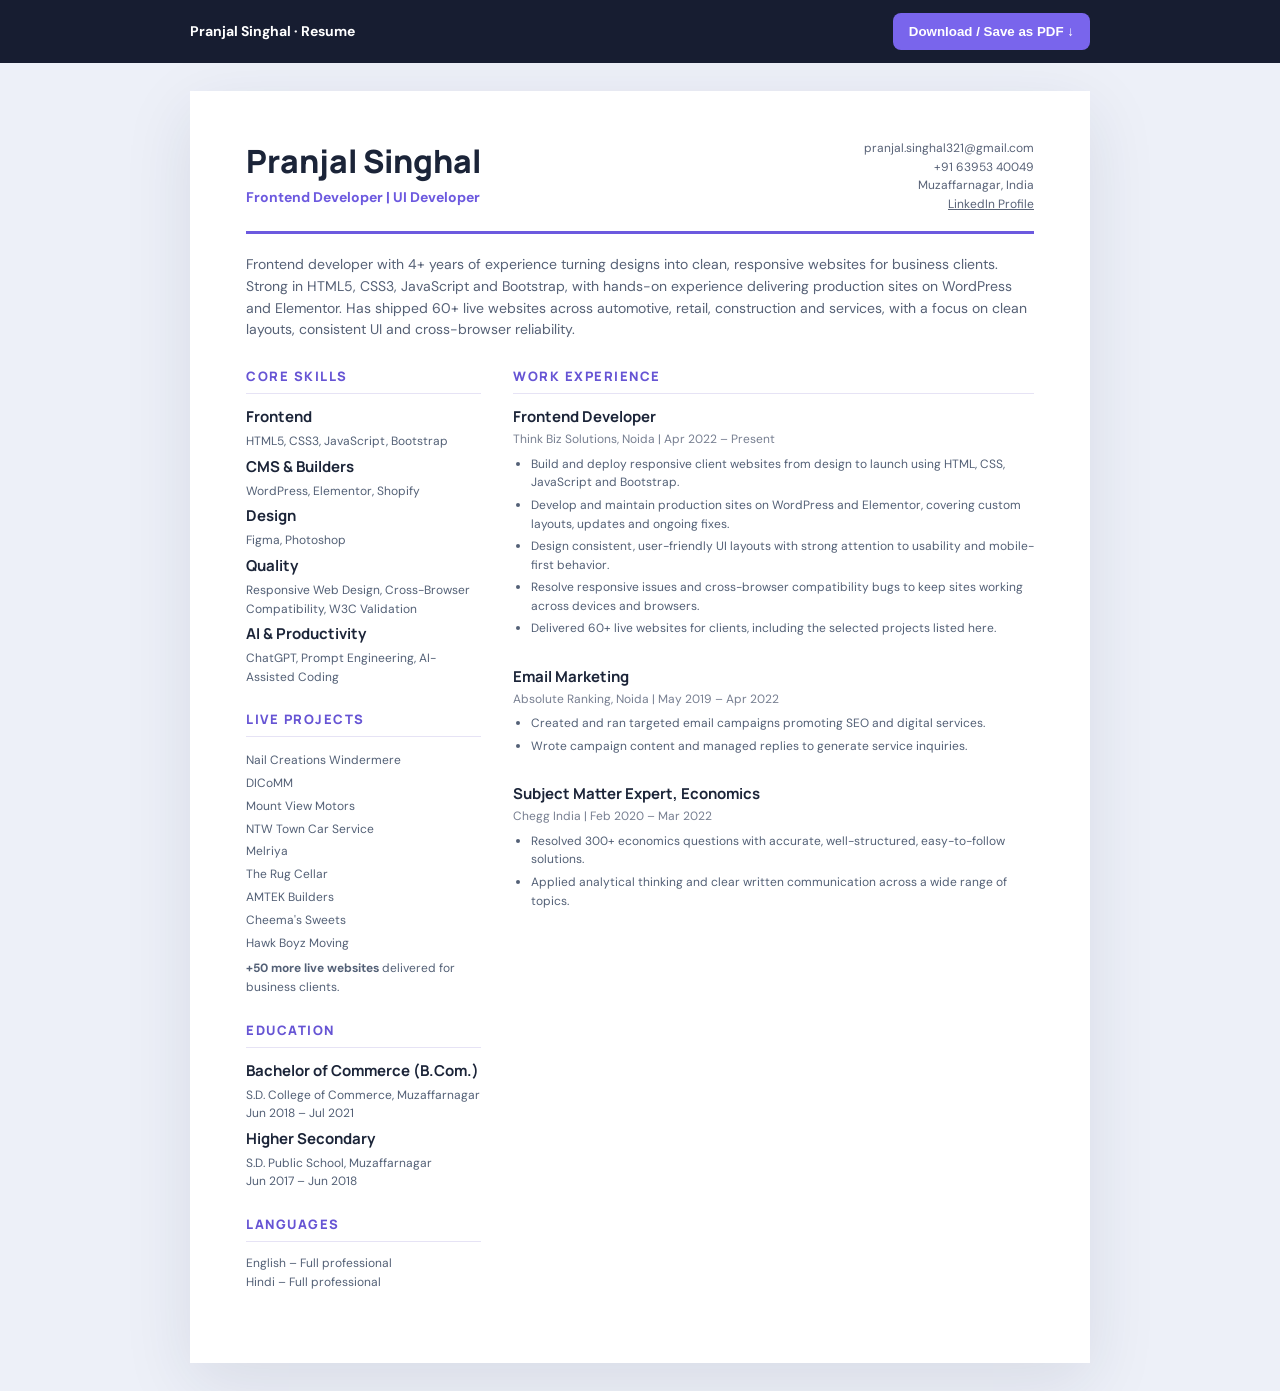
<file: resume.html>
<!doctype html>
<html lang="en"><head><meta charset="utf-8"><meta name="viewport" content="width=device-width,initial-scale=1"><title>Pranjal Singhal | Resume</title><link rel="preconnect" href="https://fonts.googleapis.com"><link href="https://fonts.googleapis.com/css2?family=DM+Sans:wght@400;500;600;700&family=Manrope:wght@600;700;800&display=swap" rel="stylesheet"><style>
*{box-sizing:border-box}body{margin:0;background:#edf0f8;color:#1b2438;font:14px/1.55 "DM Sans",sans-serif}.bar{position:sticky;top:0;background:#171d31;color:#fff;padding:13px max(20px,calc((100% - 900px)/2));display:flex;align-items:center;justify-content:space-between;gap:15px}.bar button{border:0;border-radius:8px;background:#7965ec;color:white;padding:11px 16px;font-weight:700;cursor:pointer}.page{width:min(900px,calc(100% - 30px));margin:28px auto;background:white;padding:48px 56px;box-shadow:0 20px 65px #1c24401a}.head{display:flex;justify-content:space-between;gap:20px;border-bottom:3px solid #6c59df;padding-bottom:18px}.head h1{font:800 32px "Manrope";margin:0 0 4px}.role{font-weight:700;color:#6c59df}.contact{text-align:right;font-size:12px;color:#586277}.contact a{color:inherit}.summary{color:#566176;margin:20px 0 26px}.cols{display:grid;grid-template-columns:235px 1fr;gap:32px}.section{margin-bottom:24px}.section h2{font:800 13px "Manrope";letter-spacing:1.5px;color:#6654d4;border-bottom:1px solid #e6e3f5;padding-bottom:8px;margin:0 0 12px}.section h3{font:700 15px "Manrope";margin:0 0 3px}.section p,.section li{font-size:12px;color:#536076}.section p{margin:5px 0}.section ul{padding-left:18px;margin:6px 0}.section li{margin:4px 0}.muted{font-size:12px;color:#777f91}.project-list{line-height:1.9;font-size:12px;color:#536076}@media(max-width:650px){.page{padding:25px 20px;margin:14px auto}.head{display:block}.contact{text-align:left;margin-top:12px}.cols{grid-template-columns:1fr;gap:0}.head h1{font-size:27px}}@media print{body{background:white}.bar{display:none}.page{width:100%;margin:0;padding:20px 25px;box-shadow:none}.cols{grid-template-columns:220px 1fr;gap:25px}@page{size:A4;margin:10mm}}
</style></head><body><div class="bar"><strong>Pranjal Singhal · Resume</strong><button onclick="window.print()">Download / Save as PDF ↓</button></div><main class="page"><header class="head"><div><h1>Pranjal Singhal</h1><div class="role">Frontend Developer | UI Developer</div></div><div class="contact">pranjal.singhal321@gmail.com<br>+91 63953 40049<br>Muzaffarnagar, India<br><a href="https://www.linkedin.com/in/pranjal-singhal-7a9404220/">LinkedIn Profile</a></div></header><p class="summary">Frontend developer with 4+ years of experience turning designs into clean, responsive websites for business clients. Strong in HTML5, CSS3, JavaScript and Bootstrap, with hands-on experience delivering production sites on WordPress and Elementor. Has shipped 60+ live websites across automotive, retail, construction and services, with a focus on clean layouts, consistent UI and cross-browser reliability.</p><div class="cols"><aside><section class="section"><h2>CORE SKILLS</h2><h3>Frontend</h3><p>HTML5, CSS3, JavaScript, Bootstrap</p><h3>CMS & Builders</h3><p>WordPress, Elementor, Shopify</p><h3>Design</h3><p>Figma, Photoshop</p><h3>Quality</h3><p>Responsive Web Design, Cross-Browser Compatibility, W3C Validation</p><h3>AI & Productivity</h3><p>ChatGPT, Prompt Engineering, AI-Assisted Coding</p></section><section class="section"><h2>LIVE PROJECTS</h2><p class="project-list">Nail Creations Windermere<br>DICoMM<br>Mount View Motors<br>NTW Town Car Service<br>Melriya<br>The Rug Cellar<br>AMTEK Builders<br>Cheema's Sweets<br>Hawk Boyz Moving</p><p><strong>+50 more live websites</strong> delivered for business clients.</p></section><section class="section"><h2>EDUCATION</h2><h3>Bachelor of Commerce (B.Com.)</h3><p>S.D. College of Commerce, Muzaffarnagar<br>Jun 2018 – Jul 2021</p><h3>Higher Secondary</h3><p>S.D. Public School, Muzaffarnagar<br>Jun 2017 – Jun 2018</p></section><section class="section"><h2>LANGUAGES</h2><p>English – Full professional<br>Hindi – Full professional</p></section></aside><div><section class="section"><h2>WORK EXPERIENCE</h2><h3>Frontend Developer</h3><div class="muted">Think Biz Solutions, Noida | Apr 2022 – Present</div><ul><li>Build and deploy responsive client websites from design to launch using HTML, CSS, JavaScript and Bootstrap.</li><li>Develop and maintain production sites on WordPress and Elementor, covering custom layouts, updates and ongoing fixes.</li><li>Design consistent, user-friendly UI layouts with strong attention to usability and mobile-first behavior.</li><li>Resolve responsive issues and cross-browser compatibility bugs to keep sites working across devices and browsers.</li><li>Delivered 60+ live websites for clients, including the selected projects listed here.</li></ul><br><h3>Email Marketing</h3><div class="muted">Absolute Ranking, Noida | May 2019 – Apr 2022</div><ul><li>Created and ran targeted email campaigns promoting SEO and digital services.</li><li>Wrote campaign content and managed replies to generate service inquiries.</li></ul><br><h3>Subject Matter Expert, Economics</h3><div class="muted">Chegg India | Feb 2020 – Mar 2022</div><ul><li>Resolved 300+ economics questions with accurate, well-structured, easy-to-follow solutions.</li><li>Applied analytical thinking and clear written communication across a wide range of topics.</li></ul></section></div></div></main></body></html>
</file>
